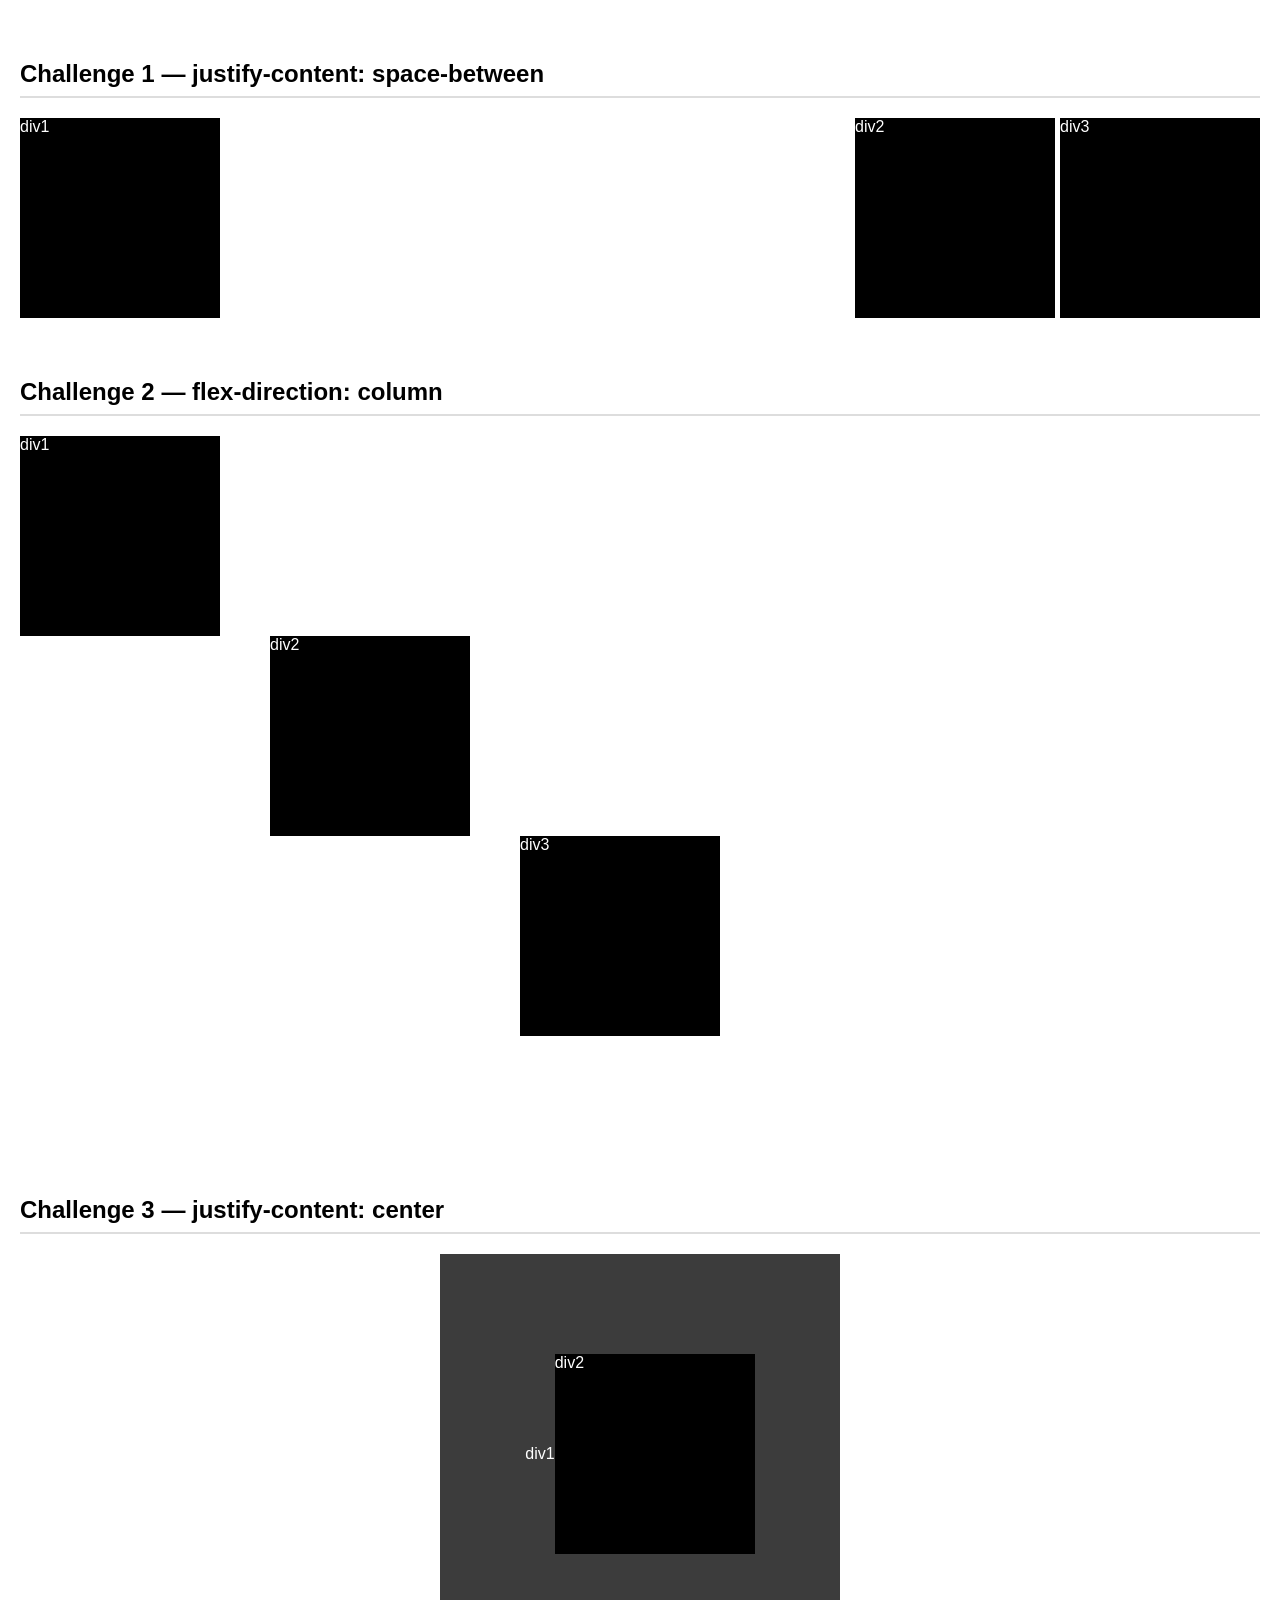
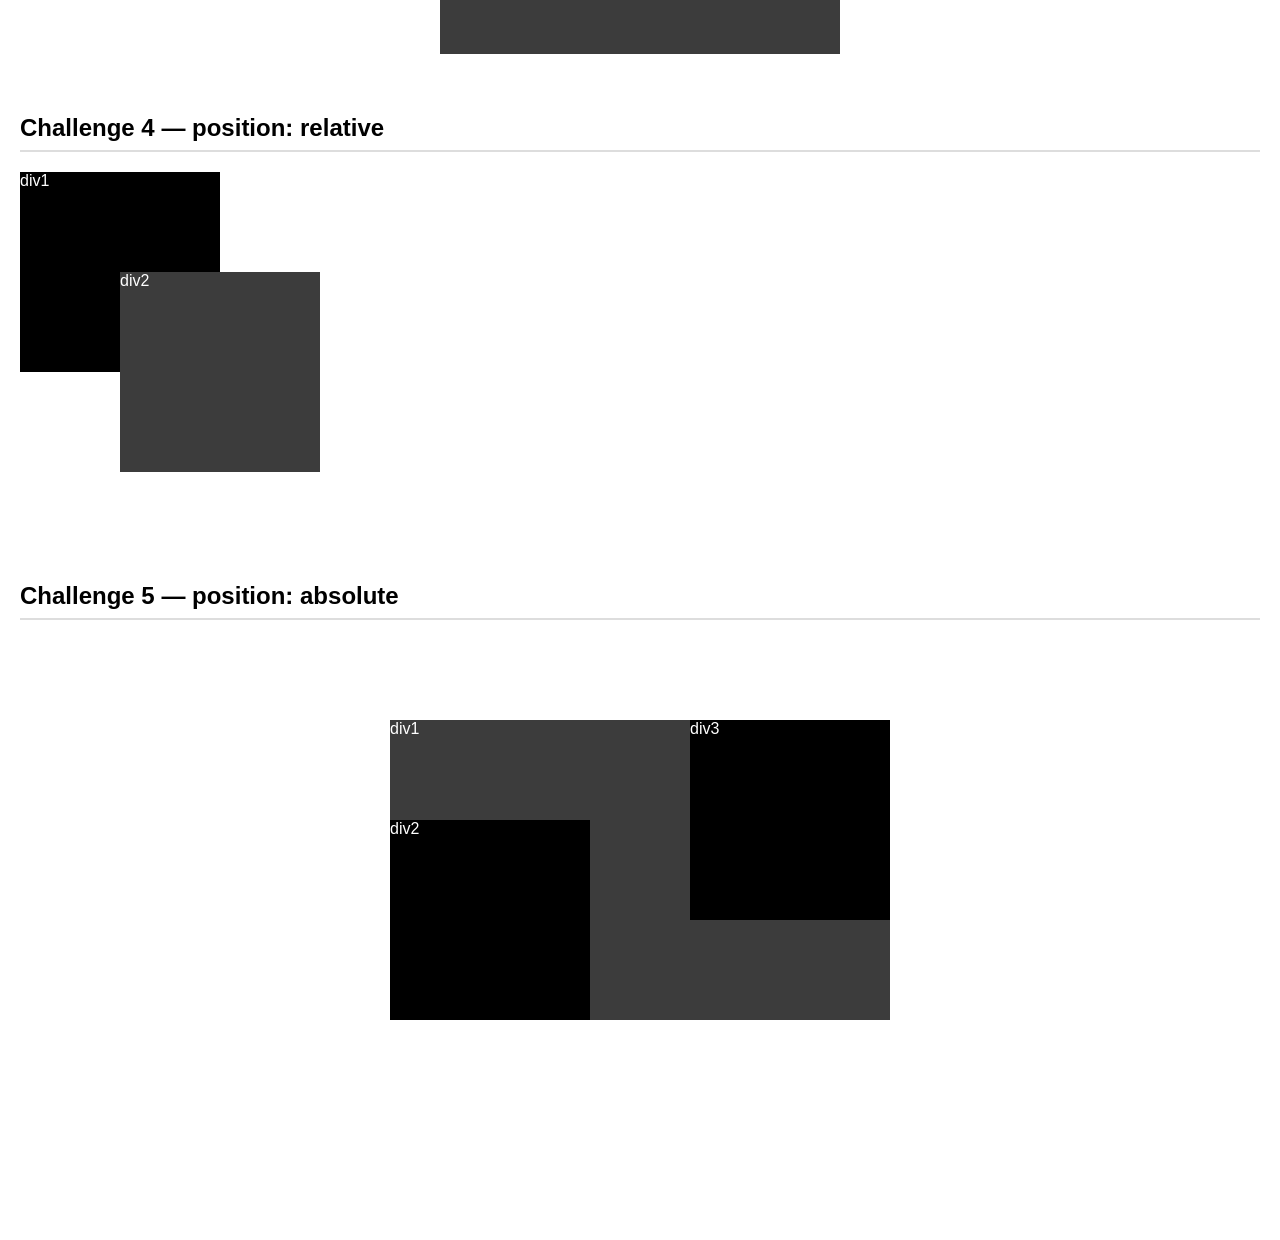
<file: june05/index.html>
<!DOCTYPE html>
<html lang="en">
  <head>
    <meta charset="UTF-8">
    <meta http-equiv="X-UA-Compatible" content="IE=edge">
    <meta name="viewport" content="width=device-width, initial-scale=1.0">
    <link rel="stylesheet" href="style.css">
    <title>CSS Layout Challenges</title>
  </head>
  <body>

    <h2>Challenge 1 — justify-content: space-between</h2>
    <div class="main challenge1">
      <div class="box">div1</div>
      <div class="sub-main">
        <div class="box mr-5">div2</div>
        <div class="box">div3</div>
      </div>
    </div>

    <h2>Challenge 2 — flex-direction: column</h2>
    <div class="main challenge2">
      <div class="box">div1</div>
      <div class="box ml-250">div2</div>
      <div class="box ml-500">div3</div>
    </div>

    <h2>Challenge 3 — justify-content: center</h2>
    <div class="main challenge3">
      <div class="outer-box">div1
        <div class="box">div2</div>
      </div>
    </div>

    <h2>Challenge 4 — position: relative</h2>
    <div class="main challenge4">
      <div class="box">div1</div>
      <div class="box box-gray relative-box">div2</div>
    </div>

    <h2>Challenge 5 — position: absolute</h2>
    <div class="main challenge5">
      <div class="parent-box">div1
        <div class="box abs-box2">div2</div>
        <div class="box abs-box3">div3</div>
      </div>
    </div>

  </body>
</html>
</file>
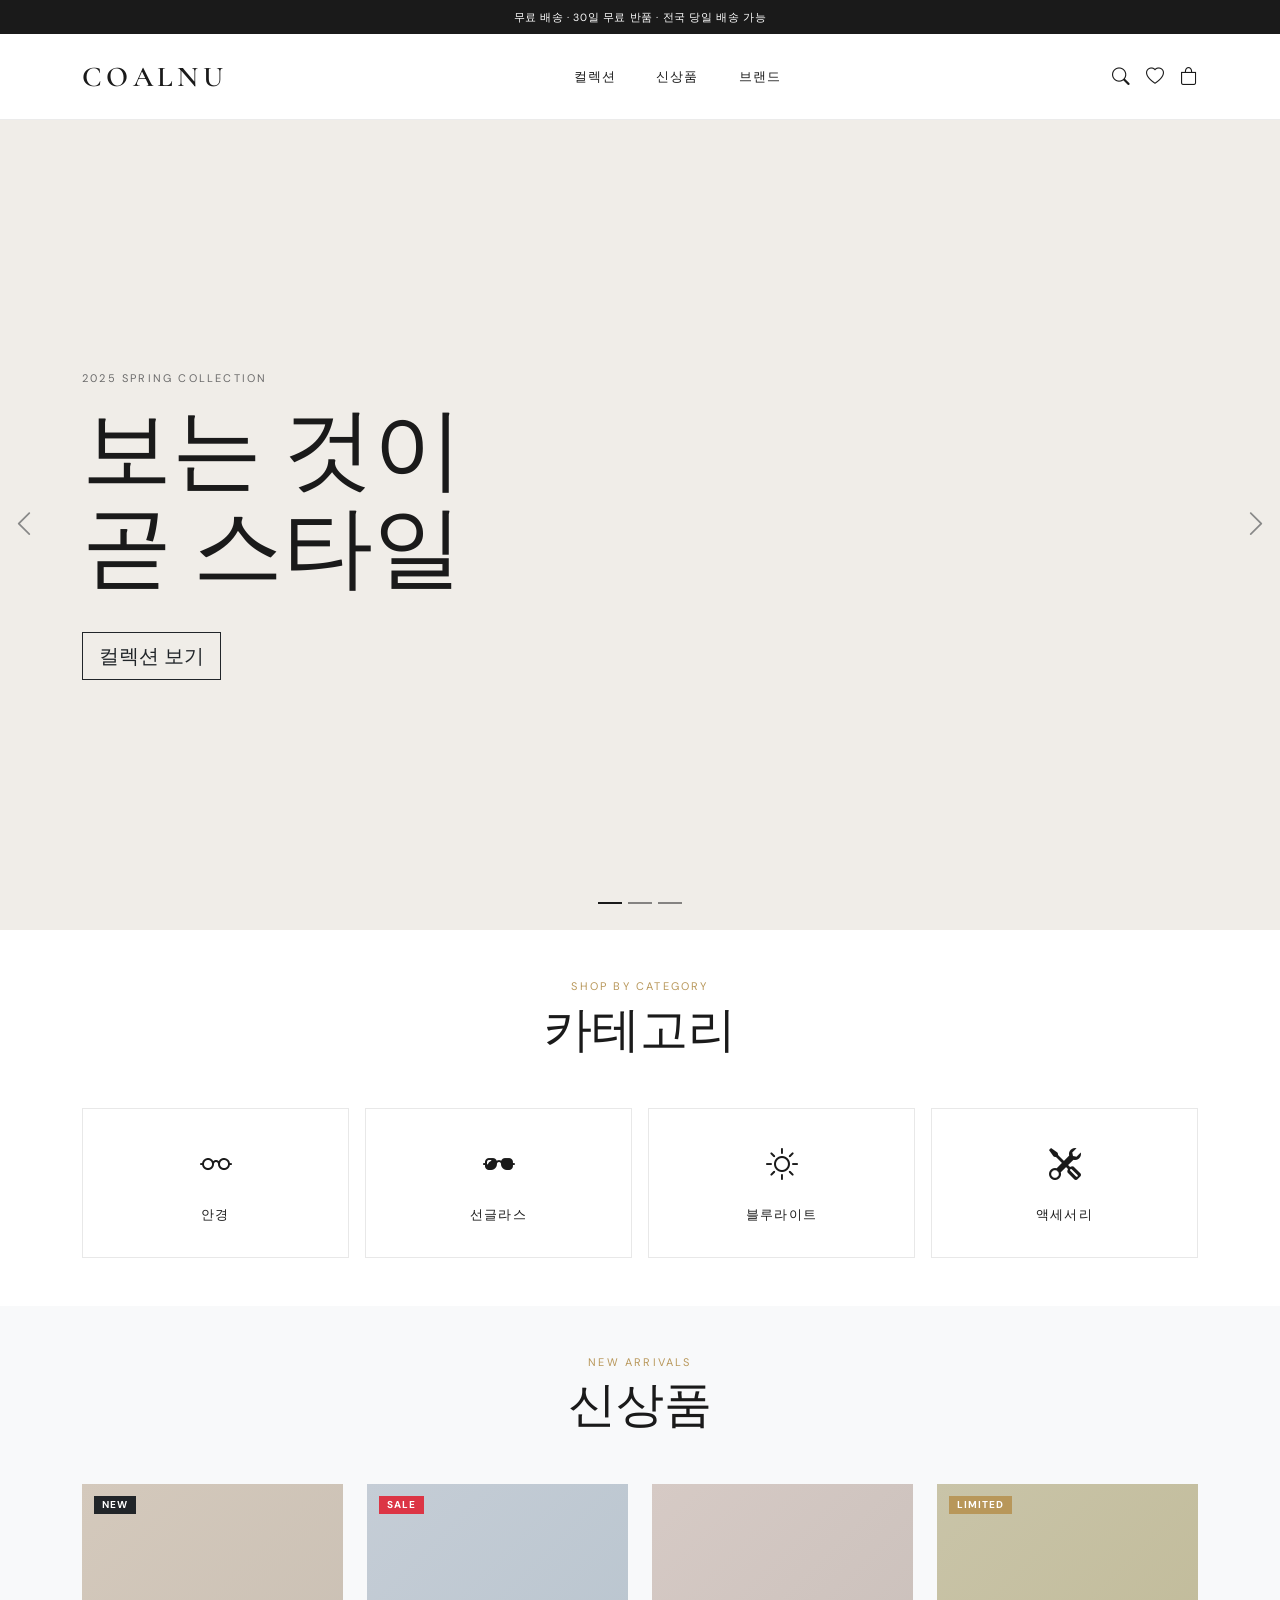
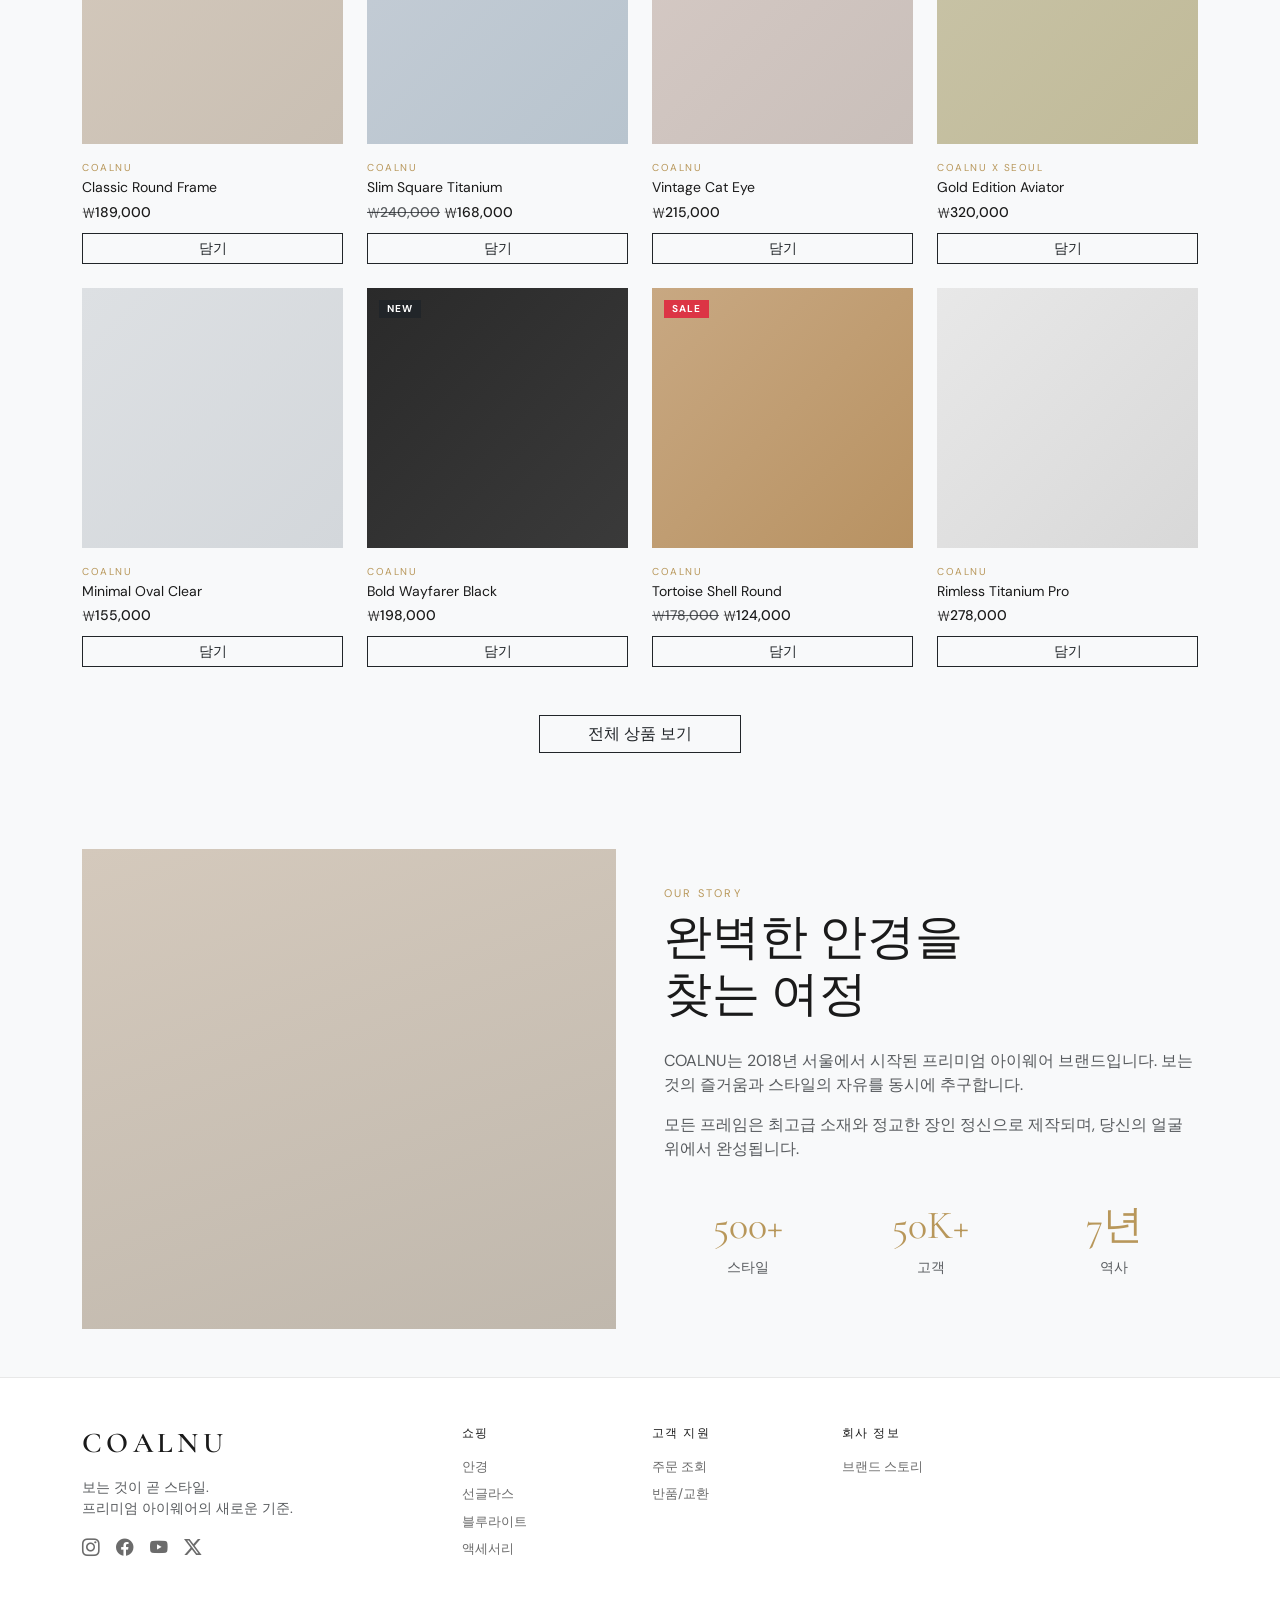
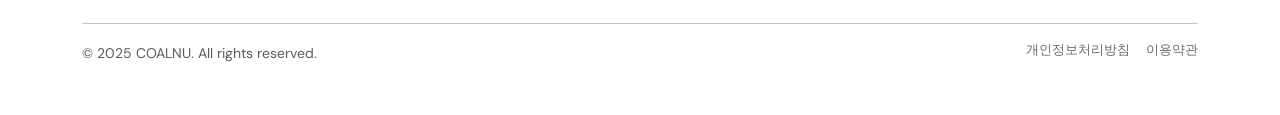
<file: june08/index.html>
<!DOCTYPE html>
<html lang="ko">
  <head>
    <meta charset="UTF-8" />
    <meta name="viewport" content="width=device-width, initial-scale=1.0" />
    <title>COALNU — Premium Eyewear</title>

    <!-- Bootstrap 5 -->
    <link href="https://cdn.jsdelivr.net/npm/bootstrap@5.3.0/dist/css/bootstrap.min.css" rel="stylesheet" />
    <!-- Bootstrap Icons -->
    <link href="https://cdn.jsdelivr.net/npm/bootstrap-icons@1.10.5/font/bootstrap-icons.css" rel="stylesheet" />
    <!-- Google Fonts -->
    <link href="https://fonts.googleapis.com/css2?family=Cormorant+Garamond:wght@300;400;600&family=DM+Sans:wght@300;400;500&display=swap" rel="stylesheet" />

    <link rel="stylesheet" href="style.css" />
  </head>
  <body>

    <!-- 공지 바 -->
    <div class="announcement-bar text-center py-2">
      <small>무료 배송 · 30일 무료 반품 · 전국 당일 배송 가능</small>
    </div>

    <!-- 네비게이션 -->
    <nav class="navbar navbar-expand-lg sticky-top" id="mainNav">
      <div class="container">
        <a class="navbar-brand logo" href="#">COALNU</a>

        <button class="navbar-toggler border-0" type="button"
          data-bs-toggle="collapse" data-bs-target="#navMenu">
          <i class="bi bi-list fs-4"></i>
        </button>

        <div class="collapse navbar-collapse" id="navMenu">
          <ul class="navbar-nav mx-auto gap-lg-4">
            <li class="nav-item"><a class="nav-link" href="#collection">컬렉션</a></li>
            <li class="nav-item"><a class="nav-link" href="#products">신상품</a></li>
            <li class="nav-item"><a class="nav-link" href="#brand">브랜드</a></li>
          </ul>
          <div class="d-flex gap-3 align-items-center">
            <a href="#" class="nav-icon"><i class="bi bi-search"></i></a>
            <a href="#" class="nav-icon"><i class="bi bi-heart"></i></a>
            <a href="#" class="nav-icon">
              <i class="bi bi-bag"></i>
            </a>
          </div>
        </div>
      </div>
    </nav>

    <!-- 히어로 캐러셀 -->
    <section id="hero">
      <div id="heroCarousel" class="carousel slide carousel-fade" data-bs-ride="carousel">
        <div class="carousel-indicators">
          <button type="button" data-bs-target="#heroCarousel" data-bs-slide-to="0" class="active"></button>
          <button type="button" data-bs-target="#heroCarousel" data-bs-slide-to="1"></button>
          <button type="button" data-bs-target="#heroCarousel" data-bs-slide-to="2"></button>
        </div>
        <div class="carousel-inner">

          <div class="carousel-item active hero-slide slide-1">
            <div class="container h-100 d-flex align-items-center">
              <div class="hero-text">
                <p class="hero-sub">2025 Spring Collection</p>
                <h1 class="hero-title">보는 것이<br/>곧 스타일</h1>
                <a href="#products" class="btn btn-outline-dark btn-lg mt-4 rounded-0">컬렉션 보기</a>
              </div>
            </div>
          </div>

          <div class="carousel-item hero-slide slide-2">
            <div class="container h-100 d-flex align-items-center">
              <div class="hero-text">
                <p class="hero-sub">Limited Edition</p>
                <h1 class="hero-title">선글라스<br/>여름 한정판</h1>
                <a href="#products" class="btn btn-dark btn-lg mt-4 rounded-0">지금 쇼핑</a>
              </div>
            </div>
          </div>

          <div class="carousel-item hero-slide slide-3">
            <div class="container h-100 d-flex align-items-center justify-content-end">
              <div class="hero-text text-end">
                <p class="hero-sub">Premium Brand</p>
                <h1 class="hero-title">당신의 얼굴을<br/>완성하다</h1>
                <a href="#brand" class="btn btn-outline-dark btn-lg mt-4 rounded-0">브랜드 스토리</a>
              </div>
            </div>
          </div>

        </div>
        <button class="carousel-control-prev" type="button" data-bs-target="#heroCarousel" data-bs-slide="prev">
          <i class="bi bi-chevron-left fs-3 text-dark"></i>
        </button>
        <button class="carousel-control-next" type="button" data-bs-target="#heroCarousel" data-bs-slide="next">
          <i class="bi bi-chevron-right fs-3 text-dark"></i>
        </button>
      </div>
    </section>

    <!-- 카테고리 -->
    <section id="collection" class="py-5">
      <div class="container">
        <div class="text-center mb-5">
          <p class="section-sub">SHOP BY CATEGORY</p>
          <h2 class="section-title">카테고리</h2>
        </div>
        <div class="row g-3">
          <div class="col-6 col-md-3">
            <div class="category-card">
              <i class="bi bi-eyeglasses fs-2 mb-3 d-block"></i>
              <p>안경</p>
            </div>
          </div>
          <div class="col-6 col-md-3">
            <div class="category-card">
              <i class="bi bi-sunglasses fs-2 mb-3 d-block"></i>
              <p>선글라스</p>
            </div>
          </div>
          <div class="col-6 col-md-3">
            <div class="category-card">
              <i class="bi bi-brightness-high fs-2 mb-3 d-block"></i>
              <p>블루라이트</p>
            </div>
          </div>
          <div class="col-6 col-md-3">
            <div class="category-card">
              <i class="bi bi-tools fs-2 mb-3 d-block"></i>
              <p>액세서리</p>
            </div>
          </div>
        </div>
      </div>
    </section>

    <!-- 신상품 -->
    <section id="products" class="py-5 bg-light">
      <div class="container">
        <div class="text-center mb-5">
          <p class="section-sub">NEW ARRIVALS</p>
          <h2 class="section-title">신상품</h2>
        </div>

        <div class="row g-4">

          <div class="col-6 col-md-4 col-lg-3">
            <div class="product-card">
              <div class="product-img bg-1">
                <span class="badge bg-dark product-badge">NEW</span>
              </div>
              <div class="mt-3">
                <p class="product-brand">COALNU</p>
                <h6 class="product-name">Classic Round Frame</h6>
                <p class="product-price">₩189,000</p>
                <a href="#" class="btn btn-outline-dark btn-sm rounded-0 w-100">담기</a>
              </div>
            </div>
          </div>

          <div class="col-6 col-md-4 col-lg-3">
            <div class="product-card">
              <div class="product-img bg-2">
                <span class="badge bg-danger product-badge">SALE</span>
              </div>
              <div class="mt-3">
                <p class="product-brand">COALNU</p>
                <h6 class="product-name">Slim Square Titanium</h6>
                <p class="product-price">
                  <span class="text-decoration-line-through text-muted me-1">₩240,000</span>₩168,000
                </p>
                <a href="#" class="btn btn-outline-dark btn-sm rounded-0 w-100">담기</a>
              </div>
            </div>
          </div>

          <div class="col-6 col-md-4 col-lg-3">
            <div class="product-card">
              <div class="product-img bg-3"></div>
              <div class="mt-3">
                <p class="product-brand">COALNU</p>
                <h6 class="product-name">Vintage Cat Eye</h6>
                <p class="product-price">₩215,000</p>
                <a href="#" class="btn btn-outline-dark btn-sm rounded-0 w-100">담기</a>
              </div>
            </div>
          </div>

          <div class="col-6 col-md-4 col-lg-3">
            <div class="product-card">
              <div class="product-img bg-4">
                <span class="badge product-badge" style="background:#b8975a;">LIMITED</span>
              </div>
              <div class="mt-3">
                <p class="product-brand">COALNU x SEOUL</p>
                <h6 class="product-name">Gold Edition Aviator</h6>
                <p class="product-price">₩320,000</p>
                <a href="#" class="btn btn-outline-dark btn-sm rounded-0 w-100">담기</a>
              </div>
            </div>
          </div>

          <div class="col-6 col-md-4 col-lg-3">
            <div class="product-card">
              <div class="product-img bg-5"></div>
              <div class="mt-3">
                <p class="product-brand">COALNU</p>
                <h6 class="product-name">Minimal Oval Clear</h6>
                <p class="product-price">₩155,000</p>
                <a href="#" class="btn btn-outline-dark btn-sm rounded-0 w-100">담기</a>
              </div>
            </div>
          </div>

          <div class="col-6 col-md-4 col-lg-3">
            <div class="product-card">
              <div class="product-img bg-6">
                <span class="badge bg-dark product-badge">NEW</span>
              </div>
              <div class="mt-3">
                <p class="product-brand">COALNU</p>
                <h6 class="product-name">Bold Wayfarer Black</h6>
                <p class="product-price">₩198,000</p>
                <a href="#" class="btn btn-outline-dark btn-sm rounded-0 w-100">담기</a>
              </div>
            </div>
          </div>

          <div class="col-6 col-md-4 col-lg-3">
            <div class="product-card">
              <div class="product-img bg-7">
                <span class="badge bg-danger product-badge">SALE</span>
              </div>
              <div class="mt-3">
                <p class="product-brand">COALNU</p>
                <h6 class="product-name">Tortoise Shell Round</h6>
                <p class="product-price">
                  <span class="text-decoration-line-through text-muted me-1">₩178,000</span>₩124,000
                </p>
                <a href="#" class="btn btn-outline-dark btn-sm rounded-0 w-100">담기</a>
              </div>
            </div>
          </div>

          <div class="col-6 col-md-4 col-lg-3">
            <div class="product-card">
              <div class="product-img bg-8"></div>
              <div class="mt-3">
                <p class="product-brand">COALNU</p>
                <h6 class="product-name">Rimless Titanium Pro</h6>
                <p class="product-price">₩278,000</p>
                <a href="#" class="btn btn-outline-dark btn-sm rounded-0 w-100">담기</a>
              </div>
            </div>
          </div>

        </div>

        <div class="text-center mt-5">
          <a href="#" class="btn btn-outline-dark rounded-0 px-5">전체 상품 보기</a>
        </div>
      </div>
    </section>

    <!-- 브랜드 스토리 -->
    <section id="brand" class="py-5 bg-light">
      <div class="container">
        <div class="row align-items-center g-5">
          <div class="col-md-6">
            <div class="brand-img"></div>
          </div>
          <div class="col-md-6">
            <p class="section-sub">OUR STORY</p>
            <h2 class="section-title mb-4">완벽한 안경을<br/>찾는 여정</h2>
            <p class="text-muted">COALNU는 2018년 서울에서 시작된 프리미엄 아이웨어 브랜드입니다. 보는 것의 즐거움과 스타일의 자유를 동시에 추구합니다.</p>
            <p class="text-muted">모든 프레임은 최고급 소재와 정교한 장인 정신으로 제작되며, 당신의 얼굴 위에서 완성됩니다.</p>
            <div class="row mt-4 g-3 text-center">
              <div class="col-4">
                <h3 class="brand-stat">500+</h3>
                <p class="small text-muted">스타일</p>
              </div>
              <div class="col-4">
                <h3 class="brand-stat">50K+</h3>
                <p class="small text-muted">고객</p>
              </div>
              <div class="col-4">
                <h3 class="brand-stat">7년</h3>
                <p class="small text-muted">역사</p>
              </div>
            </div>
          </div>
        </div>
      </div>
    </section>

    <!-- 푸터 -->
    <footer class="footer py-5">
      <div class="container">
        <div class="row g-4">
          <div class="col-md-4">
            <h4 class="logo mb-3">COALNU</h4>
            <p class="text-muted small">보는 것이 곧 스타일.<br/>프리미엄 아이웨어의 새로운 기준.</p>
            <div class="d-flex gap-3 mt-3">
              <a href="#" class="social-icon"><i class="bi bi-instagram"></i></a>
              <a href="#" class="social-icon"><i class="bi bi-facebook"></i></a>
              <a href="#" class="social-icon"><i class="bi bi-youtube"></i></a>
              <a href="#" class="social-icon"><i class="bi bi-twitter-x"></i></a>
            </div>
          </div>
          <div class="col-6 col-md-2">
            <h6 class="footer-heading">쇼핑</h6>
            <ul class="list-unstyled">
              <li><a href="#" class="footer-link">안경</a></li>
              <li><a href="#" class="footer-link">선글라스</a></li>
              <li><a href="#" class="footer-link">블루라이트</a></li>
              <li><a href="#" class="footer-link">액세서리</a></li>
            </ul>
          </div>
          <div class="col-6 col-md-2">
            <h6 class="footer-heading">고객 지원</h6>
            <ul class="list-unstyled">
              <li><a href="#" class="footer-link">주문 조회</a></li>
              <li><a href="#" class="footer-link">반품/교환</a></li>
            </ul>
          </div>
          <div class="col-6 col-md-2">
            <h6 class="footer-heading">회사 정보</h6>
            <ul class="list-unstyled">
              <li><a href="#" class="footer-link">브랜드 스토리</a></li>
            </ul>
          </div>
        </div>
        <hr class="mt-5 mb-3" />
        <div class="d-flex flex-column flex-md-row justify-content-between align-items-center">
          <p class="small text-muted mb-2 mb-md-0">© 2025 COALNU. All rights reserved.</p>
          <div class="d-flex gap-3">
            <a href="#" class="footer-link small">개인정보처리방침</a>
            <a href="#" class="footer-link small">이용약관</a>
          </div>
        </div>
      </div>
    </footer>

    <!-- Bootstrap JS -->
    <script src="https://cdn.jsdelivr.net/npm/bootstrap@5.3.0/dist/js/bootstrap.bundle.min.js"></script>
  </body>
</html>
</file>
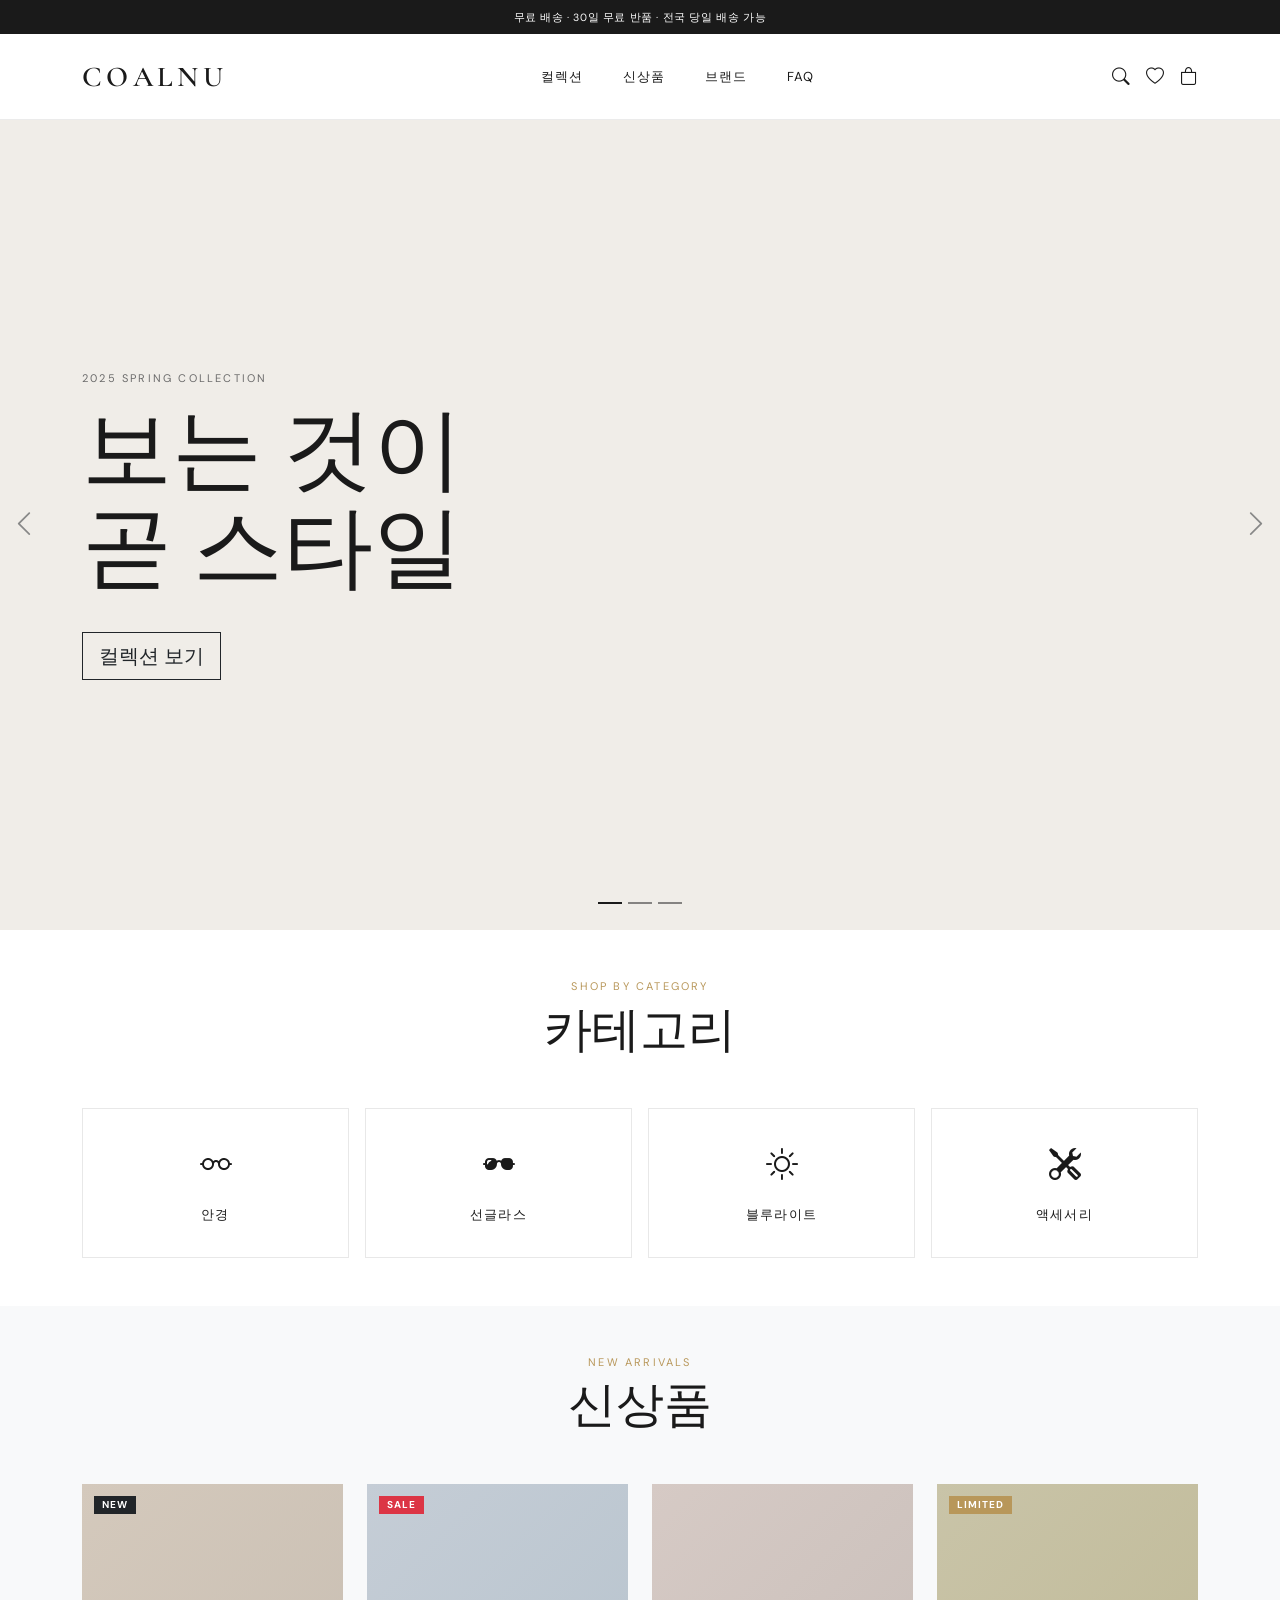
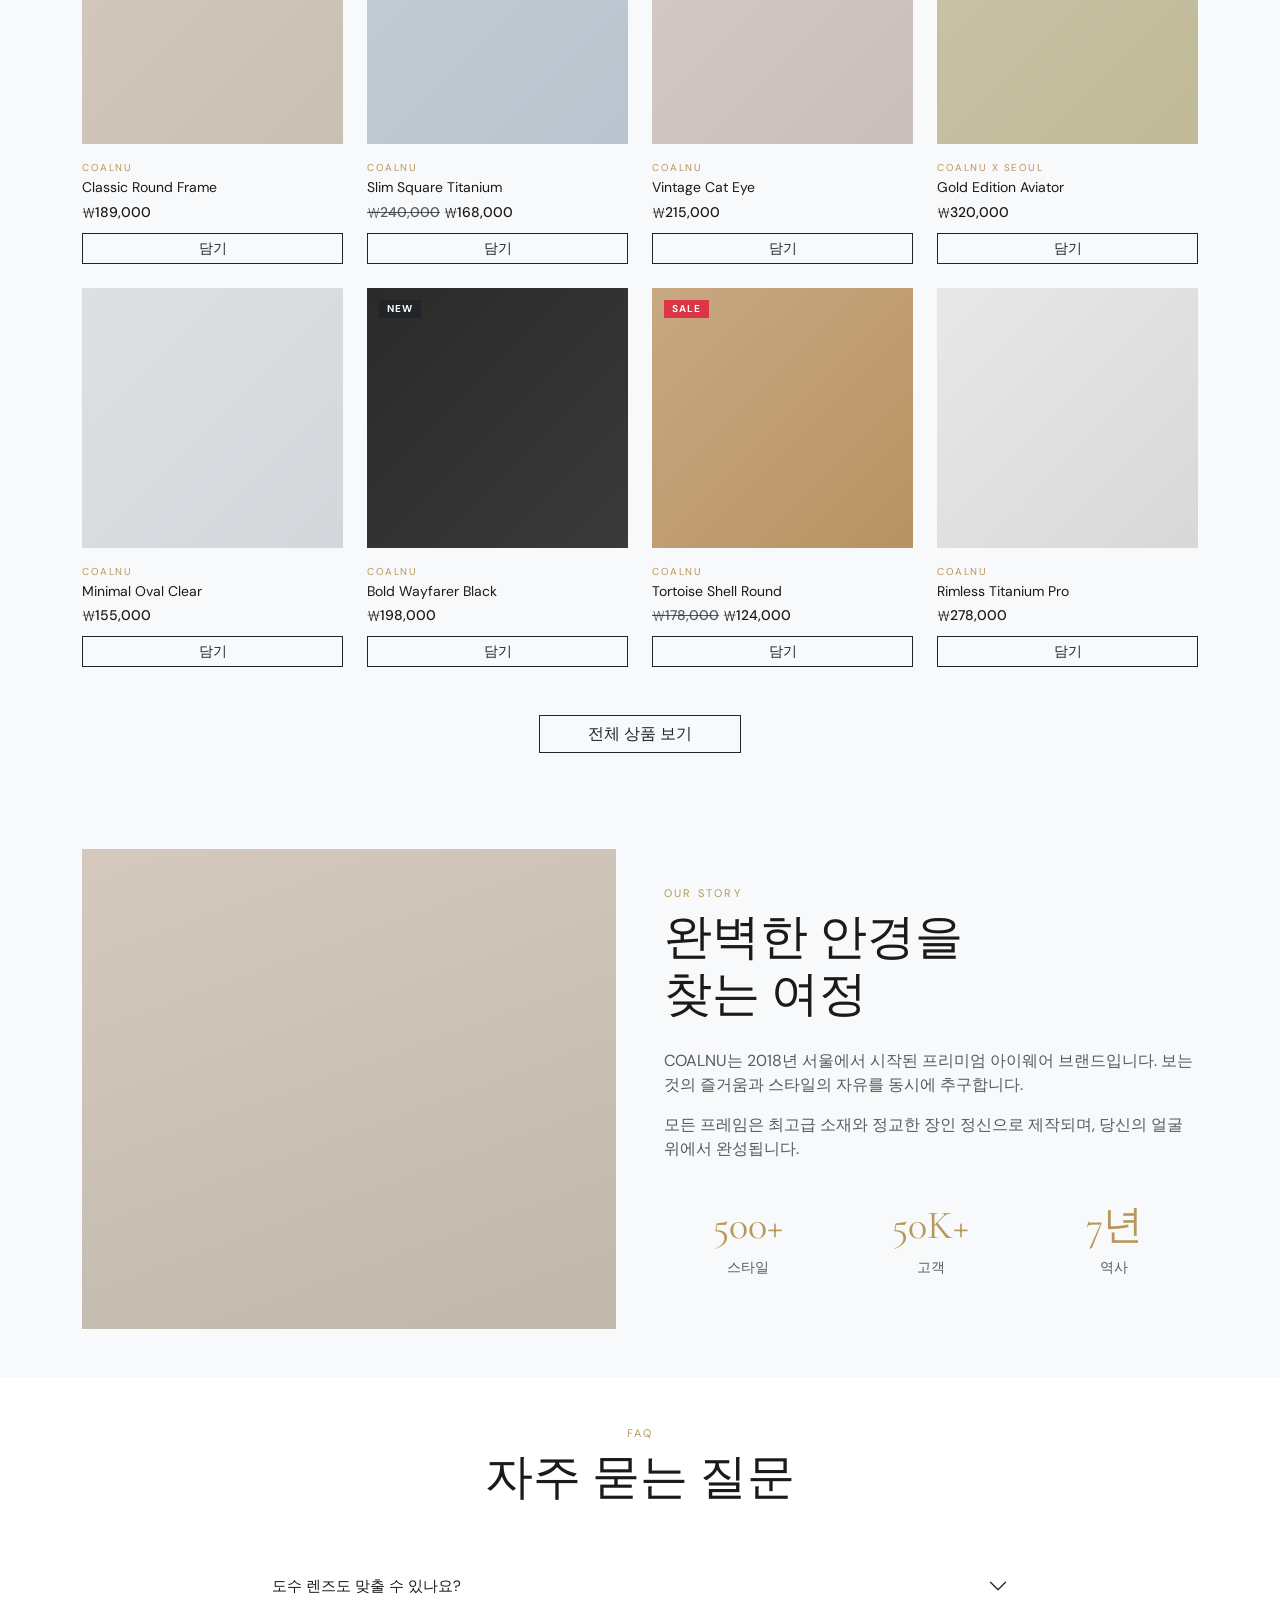
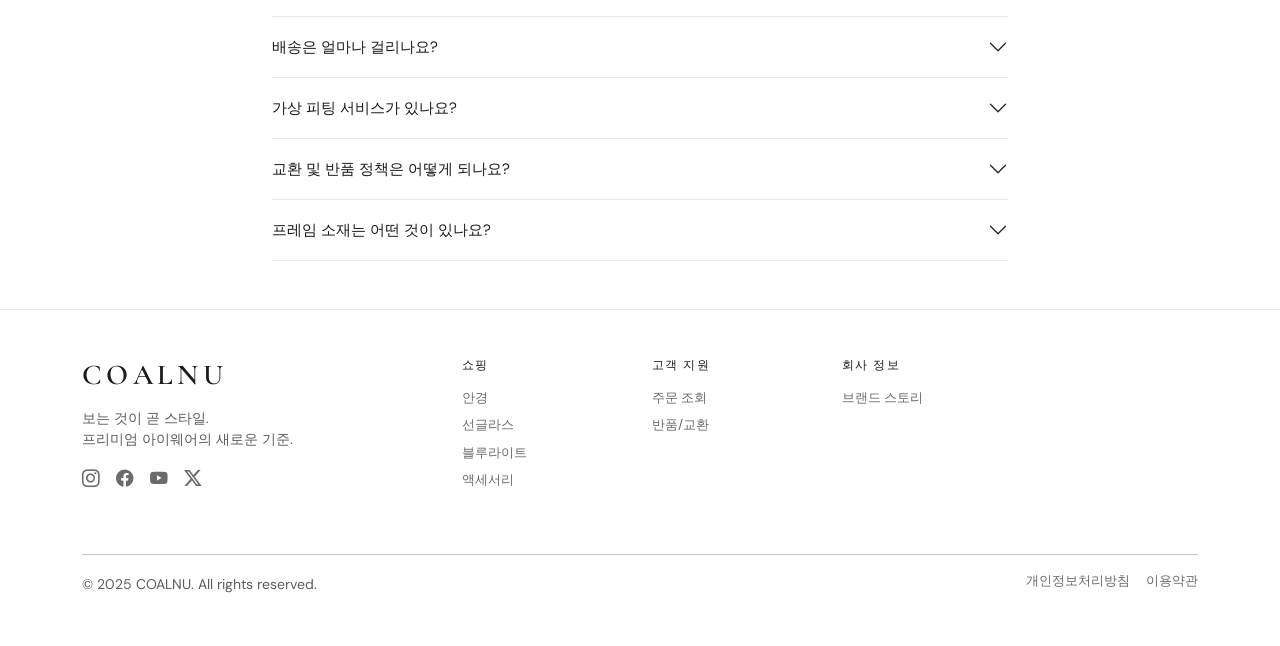
<file: june09/index.html>
<!DOCTYPE html>
<html lang="ko">
  <head>
    <meta charset="UTF-8" />
    <meta name="viewport" content="width=device-width, initial-scale=1.0" />
    <title>COALNU — Premium Eyewear</title>
    <link href="https://cdn.jsdelivr.net/npm/bootstrap@5.3.0/dist/css/bootstrap.min.css" rel="stylesheet" />
    <link href="https://cdn.jsdelivr.net/npm/bootstrap-icons@1.10.5/font/bootstrap-icons.css" rel="stylesheet" />
    <link href="https://fonts.googleapis.com/css2?family=Cormorant+Garamond:wght@300;400;600&family=DM+Sans:wght@300;400;500&display=swap" rel="stylesheet" />
    <link rel="stylesheet" href="style.css" />
  </head>
  <body>

    <!-- 공지 바 -->
    <div class="announcement-bar text-center py-2">
      <small>무료 배송 · 30일 무료 반품 · 전국 당일 배송 가능</small>
    </div>

    <!-- 네비게이션 -->
    <nav class="navbar navbar-expand-lg sticky-top" id="mainNav">
      <div class="container">
        <a class="navbar-brand logo" href="#">COALNU</a>
        <button class="navbar-toggler border-0" type="button"
          data-bs-toggle="collapse" data-bs-target="#navMenu">
          <i class="bi bi-list fs-4"></i>
        </button>
        <div class="collapse navbar-collapse" id="navMenu">
          <ul class="navbar-nav mx-auto gap-lg-4">
            <li class="nav-item"><a class="nav-link" href="#collection">컬렉션</a></li>
            <li class="nav-item"><a class="nav-link" href="#products">신상품</a></li>
            <li class="nav-item"><a class="nav-link" href="#brand">브랜드</a></li>
            <li class="nav-item"><a class="nav-link" href="#faq">FAQ</a></li>
          </ul>
          <div class="d-flex gap-3 align-items-center">
            <a href="#" class="nav-icon"><i class="bi bi-search"></i></a>
            <a href="#" class="nav-icon"><i class="bi bi-heart"></i></a>
            <a href="#" class="nav-icon"><i class="bi bi-bag"></i></a>
          </div>
        </div>
      </div>
    </nav>

    <!-- 히어로 캐러셀 -->
    <section id="hero">
      <div id="heroCarousel" class="carousel slide carousel-fade" data-bs-ride="carousel">
        <div class="carousel-indicators">
          <button type="button" data-bs-target="#heroCarousel" data-bs-slide-to="0" class="active"></button>
          <button type="button" data-bs-target="#heroCarousel" data-bs-slide-to="1"></button>
          <button type="button" data-bs-target="#heroCarousel" data-bs-slide-to="2"></button>
        </div>
        <div class="carousel-inner">
          <div class="carousel-item active hero-slide slide-1">
            <div class="container h-100 d-flex align-items-center">
              <div class="hero-text">
                <p class="hero-sub">2025 Spring Collection</p>
                <h1 class="hero-title">보는 것이<br/>곧 스타일</h1>
                <a href="#products" class="btn btn-outline-dark btn-lg mt-4 rounded-0">컬렉션 보기</a>
              </div>
            </div>
          </div>
          <div class="carousel-item hero-slide slide-2">
            <div class="container h-100 d-flex align-items-center">
              <div class="hero-text">
                <p class="hero-sub">Limited Edition</p>
                <h1 class="hero-title">선글라스<br/>여름 한정판</h1>
                <a href="#products" class="btn btn-dark btn-lg mt-4 rounded-0">지금 쇼핑</a>
              </div>
            </div>
          </div>
          <div class="carousel-item hero-slide slide-3">
            <div class="container h-100 d-flex align-items-center justify-content-end">
              <div class="hero-text text-end">
                <p class="hero-sub">Premium Brand</p>
                <h1 class="hero-title">당신의 얼굴을<br/>완성하다</h1>
                <a href="#brand" class="btn btn-outline-dark btn-lg mt-4 rounded-0">브랜드 스토리</a>
              </div>
            </div>
          </div>
        </div>
        <button class="carousel-control-prev" type="button" data-bs-target="#heroCarousel" data-bs-slide="prev">
          <i class="bi bi-chevron-left fs-3 text-dark"></i>
        </button>
        <button class="carousel-control-next" type="button" data-bs-target="#heroCarousel" data-bs-slide="next">
          <i class="bi bi-chevron-right fs-3 text-dark"></i>
        </button>
      </div>
    </section>

    <!-- 카테고리 -->
    <section id="collection" class="py-5">
      <div class="container">
        <div class="text-center mb-5">
          <p class="section-sub">SHOP BY CATEGORY</p>
          <h2 class="section-title">카테고리</h2>
        </div>
        <div class="row g-3">
          <div class="col-6 col-md-3">
            <div class="category-card">
              <i class="bi bi-eyeglasses fs-2 mb-3 d-block"></i>
              <p>안경</p>
            </div>
          </div>
          <div class="col-6 col-md-3">
            <div class="category-card">
              <i class="bi bi-sunglasses fs-2 mb-3 d-block"></i>
              <p>선글라스</p>
            </div>
          </div>
          <div class="col-6 col-md-3">
            <div class="category-card">
              <i class="bi bi-brightness-high fs-2 mb-3 d-block"></i>
              <p>블루라이트</p>
            </div>
          </div>
          <div class="col-6 col-md-3">
            <div class="category-card">
              <i class="bi bi-tools fs-2 mb-3 d-block"></i>
              <p>액세서리</p>
            </div>
          </div>
        </div>
      </div>
    </section>

    <!-- 신상품 -->
    <section id="products" class="py-5 bg-light">
      <div class="container">
        <div class="text-center mb-5">
          <p class="section-sub">NEW ARRIVALS</p>
          <h2 class="section-title">신상품</h2>
        </div>
        <div class="row g-4">
          <div class="col-6 col-md-4 col-lg-3">
            <div class="product-card">
              <div class="product-img bg-1">
                <span class="badge bg-dark product-badge">NEW</span>
              </div>
              <div class="mt-3">
                <p class="product-brand">COALNU</p>
                <h6 class="product-name">Classic Round Frame</h6>
                <p class="product-price">₩189,000</p>
                <a href="#" class="btn btn-outline-dark btn-sm rounded-0 w-100">담기</a>
              </div>
            </div>
          </div>
          <div class="col-6 col-md-4 col-lg-3">
            <div class="product-card">
              <div class="product-img bg-2">
                <span class="badge bg-danger product-badge">SALE</span>
              </div>
              <div class="mt-3">
                <p class="product-brand">COALNU</p>
                <h6 class="product-name">Slim Square Titanium</h6>
                <p class="product-price">
                  <span class="text-decoration-line-through text-muted me-1">₩240,000</span>₩168,000
                </p>
                <a href="#" class="btn btn-outline-dark btn-sm rounded-0 w-100">담기</a>
              </div>
            </div>
          </div>
          <div class="col-6 col-md-4 col-lg-3">
            <div class="product-card">
              <div class="product-img bg-3"></div>
              <div class="mt-3">
                <p class="product-brand">COALNU</p>
                <h6 class="product-name">Vintage Cat Eye</h6>
                <p class="product-price">₩215,000</p>
                <a href="#" class="btn btn-outline-dark btn-sm rounded-0 w-100">담기</a>
              </div>
            </div>
          </div>
          <div class="col-6 col-md-4 col-lg-3">
            <div class="product-card">
              <div class="product-img bg-4">
                <span class="badge product-badge" style="background:#b8975a;">LIMITED</span>
              </div>
              <div class="mt-3">
                <p class="product-brand">COALNU x SEOUL</p>
                <h6 class="product-name">Gold Edition Aviator</h6>
                <p class="product-price">₩320,000</p>
                <a href="#" class="btn btn-outline-dark btn-sm rounded-0 w-100">담기</a>
              </div>
            </div>
          </div>
          <div class="col-6 col-md-4 col-lg-3">
            <div class="product-card">
              <div class="product-img bg-5"></div>
              <div class="mt-3">
                <p class="product-brand">COALNU</p>
                <h6 class="product-name">Minimal Oval Clear</h6>
                <p class="product-price">₩155,000</p>
                <a href="#" class="btn btn-outline-dark btn-sm rounded-0 w-100">담기</a>
              </div>
            </div>
          </div>
          <div class="col-6 col-md-4 col-lg-3">
            <div class="product-card">
              <div class="product-img bg-6">
                <span class="badge bg-dark product-badge">NEW</span>
              </div>
              <div class="mt-3">
                <p class="product-brand">COALNU</p>
                <h6 class="product-name">Bold Wayfarer Black</h6>
                <p class="product-price">₩198,000</p>
                <a href="#" class="btn btn-outline-dark btn-sm rounded-0 w-100">담기</a>
              </div>
            </div>
          </div>
          <div class="col-6 col-md-4 col-lg-3">
            <div class="product-card">
              <div class="product-img bg-7">
                <span class="badge bg-danger product-badge">SALE</span>
              </div>
              <div class="mt-3">
                <p class="product-brand">COALNU</p>
                <h6 class="product-name">Tortoise Shell Round</h6>
                <p class="product-price">
                  <span class="text-decoration-line-through text-muted me-1">₩178,000</span>₩124,000
                </p>
                <a href="#" class="btn btn-outline-dark btn-sm rounded-0 w-100">담기</a>
              </div>
            </div>
          </div>
          <div class="col-6 col-md-4 col-lg-3">
            <div class="product-card">
              <div class="product-img bg-8"></div>
              <div class="mt-3">
                <p class="product-brand">COALNU</p>
                <h6 class="product-name">Rimless Titanium Pro</h6>
                <p class="product-price">₩278,000</p>
                <a href="#" class="btn btn-outline-dark btn-sm rounded-0 w-100">담기</a>
              </div>
            </div>
          </div>
        </div>
        <div class="text-center mt-5">
          <a href="#" class="btn btn-outline-dark rounded-0 px-5">전체 상품 보기</a>
        </div>
      </div>
    </section>

    <!-- 브랜드 스토리 -->
    <section id="brand" class="py-5 bg-light">
      <div class="container">
        <div class="row align-items-center g-5">
          <div class="col-md-6">
            <div class="brand-img"></div>
          </div>
          <div class="col-md-6">
            <p class="section-sub">OUR STORY</p>
            <h2 class="section-title mb-4">완벽한 안경을<br/>찾는 여정</h2>
            <p class="text-muted">COALNU는 2018년 서울에서 시작된 프리미엄 아이웨어 브랜드입니다. 보는 것의 즐거움과 스타일의 자유를 동시에 추구합니다.</p>
            <p class="text-muted">모든 프레임은 최고급 소재와 정교한 장인 정신으로 제작되며, 당신의 얼굴 위에서 완성됩니다.</p>
            <div class="row mt-4 g-3 text-center">
              <div class="col-4">
                <h3 class="brand-stat">500+</h3>
                <p class="small text-muted">스타일</p>
              </div>
              <div class="col-4">
                <h3 class="brand-stat">50K+</h3>
                <p class="small text-muted">고객</p>
              </div>
              <div class="col-4">
                <h3 class="brand-stat">7년</h3>
                <p class="small text-muted">역사</p>
              </div>
            </div>
          </div>
        </div>
      </div>
    </section>

    <!-- FAQ -->
    <section id="faq" class="py-5">
      <div class="container">
        <div class="text-center mb-5">
          <p class="section-sub">FAQ</p>
          <h2 class="section-title">자주 묻는 질문</h2>
        </div>
        <div class="row justify-content-center">
          <div class="col-lg-8">
            <div class="accordion" id="faqAccordion">

              <div class="accordion-item faq-item">
                <h2 class="accordion-header">
                  <button class="accordion-button collapsed faq-button" type="button"
                    data-bs-toggle="collapse" data-bs-target="#faq1">
                    도수 렌즈도 맞출 수 있나요?
                  </button>
                </h2>
                <div id="faq1" class="accordion-collapse collapse" data-bs-parent="#faqAccordion">
                  <div class="accordion-body faq-body">
                    네, 모든 안경 프레임에 도수 렌즈 맞춤 서비스를 제공합니다. 처방전을 업로드하시면 전문 안경사가 검토 후 제작해 드립니다.
                  </div>
                </div>
              </div>

              <div class="accordion-item faq-item">
                <h2 class="accordion-header">
                  <button class="accordion-button collapsed faq-button" type="button"
                    data-bs-toggle="collapse" data-bs-target="#faq2">
                    배송은 얼마나 걸리나요?
                  </button>
                </h2>
                <div id="faq2" class="accordion-collapse collapse" data-bs-parent="#faqAccordion">
                  <div class="accordion-body faq-body">
                    일반 제품은 1~3일, 도수 렌즈 맞춤 제품은 5~7일 소요됩니다. 서울 및 수도권은 당일 배송도 가능합니다.
                  </div>
                </div>
              </div>

              <div class="accordion-item faq-item">
                <h2 class="accordion-header">
                  <button class="accordion-button collapsed faq-button" type="button"
                    data-bs-toggle="collapse" data-bs-target="#faq3">
                    가상 피팅 서비스가 있나요?
                  </button>
                </h2>
                <div id="faq3" class="accordion-collapse collapse" data-bs-parent="#faqAccordion">
                  <div class="accordion-body faq-body">
                    네! 앱에서 AR 가상 피팅 기능을 제공합니다. 구매 전 내 얼굴에 어울리는지 미리 확인해보세요.
                  </div>
                </div>
              </div>

              <div class="accordion-item faq-item">
                <h2 class="accordion-header">
                  <button class="accordion-button collapsed faq-button" type="button"
                    data-bs-toggle="collapse" data-bs-target="#faq4">
                    교환 및 반품 정책은 어떻게 되나요?
                  </button>
                </h2>
                <div id="faq4" class="accordion-collapse collapse" data-bs-parent="#faqAccordion">
                  <div class="accordion-body faq-body">
                    수령 후 30일 이내 미착용 제품은 무료 반품 및 교환이 가능합니다. 단, 도수 렌즈 맞춤 제품은 제조 특성상 반품이 어렵습니다.
                  </div>
                </div>
              </div>

              <div class="accordion-item faq-item">
                <h2 class="accordion-header">
                  <button class="accordion-button collapsed faq-button" type="button"
                    data-bs-toggle="collapse" data-bs-target="#faq5">
                    프레임 소재는 어떤 것이 있나요?
                  </button>
                </h2>
                <div id="faq5" class="accordion-collapse collapse" data-bs-parent="#faqAccordion">
                  <div class="accordion-body faq-body">
                    티타늄, 아세테이트, 스테인리스, 베타 티타늄 등 다양한 소재로 제작됩니다. 각 소재의 특징은 상품 상세 페이지에서 확인하실 수 있습니다.
                  </div>
                </div>
              </div>

            </div>
          </div>
        </div>
      </div>
    </section>

    <!-- 푸터 -->
    <footer class="footer py-5">
      <div class="container">
        <div class="row g-4">
          <div class="col-md-4">
            <h4 class="logo mb-3">COALNU</h4>
            <p class="text-muted small">보는 것이 곧 스타일.<br/>프리미엄 아이웨어의 새로운 기준.</p>
            <div class="d-flex gap-3 mt-3">
              <a href="#" class="social-icon"><i class="bi bi-instagram"></i></a>
              <a href="#" class="social-icon"><i class="bi bi-facebook"></i></a>
              <a href="#" class="social-icon"><i class="bi bi-youtube"></i></a>
              <a href="#" class="social-icon"><i class="bi bi-twitter-x"></i></a>
            </div>
          </div>
          <div class="col-6 col-md-2">
            <h6 class="footer-heading">쇼핑</h6>
            <ul class="list-unstyled">
              <li><a href="#" class="footer-link">안경</a></li>
              <li><a href="#" class="footer-link">선글라스</a></li>
              <li><a href="#" class="footer-link">블루라이트</a></li>
              <li><a href="#" class="footer-link">액세서리</a></li>
            </ul>
          </div>
          <div class="col-6 col-md-2">
            <h6 class="footer-heading">고객 지원</h6>
            <ul class="list-unstyled">
              <li><a href="#" class="footer-link">주문 조회</a></li>
              <li><a href="#" class="footer-link">반품/교환</a></li>
            </ul>
          </div>
          <div class="col-6 col-md-2">
            <h6 class="footer-heading">회사 정보</h6>
            <ul class="list-unstyled">
              <li><a href="#" class="footer-link">브랜드 스토리</a></li>
            </ul>
          </div>
        </div>
        <hr class="mt-5 mb-3" />
        <div class="d-flex flex-column flex-md-row justify-content-between align-items-center">
          <p class="small text-muted mb-2 mb-md-0">© 2025 COALNU. All rights reserved.</p>
          <div class="d-flex gap-3">
            <a href="#" class="footer-link small">개인정보처리방침</a>
            <a href="#" class="footer-link small">이용약관</a>
          </div>
        </div>
      </div>
    </footer>

    <script src="https://cdn.jsdelivr.net/npm/bootstrap@5.3.0/dist/js/bootstrap.bundle.min.js"></script>
  </body>
</html>
</file>
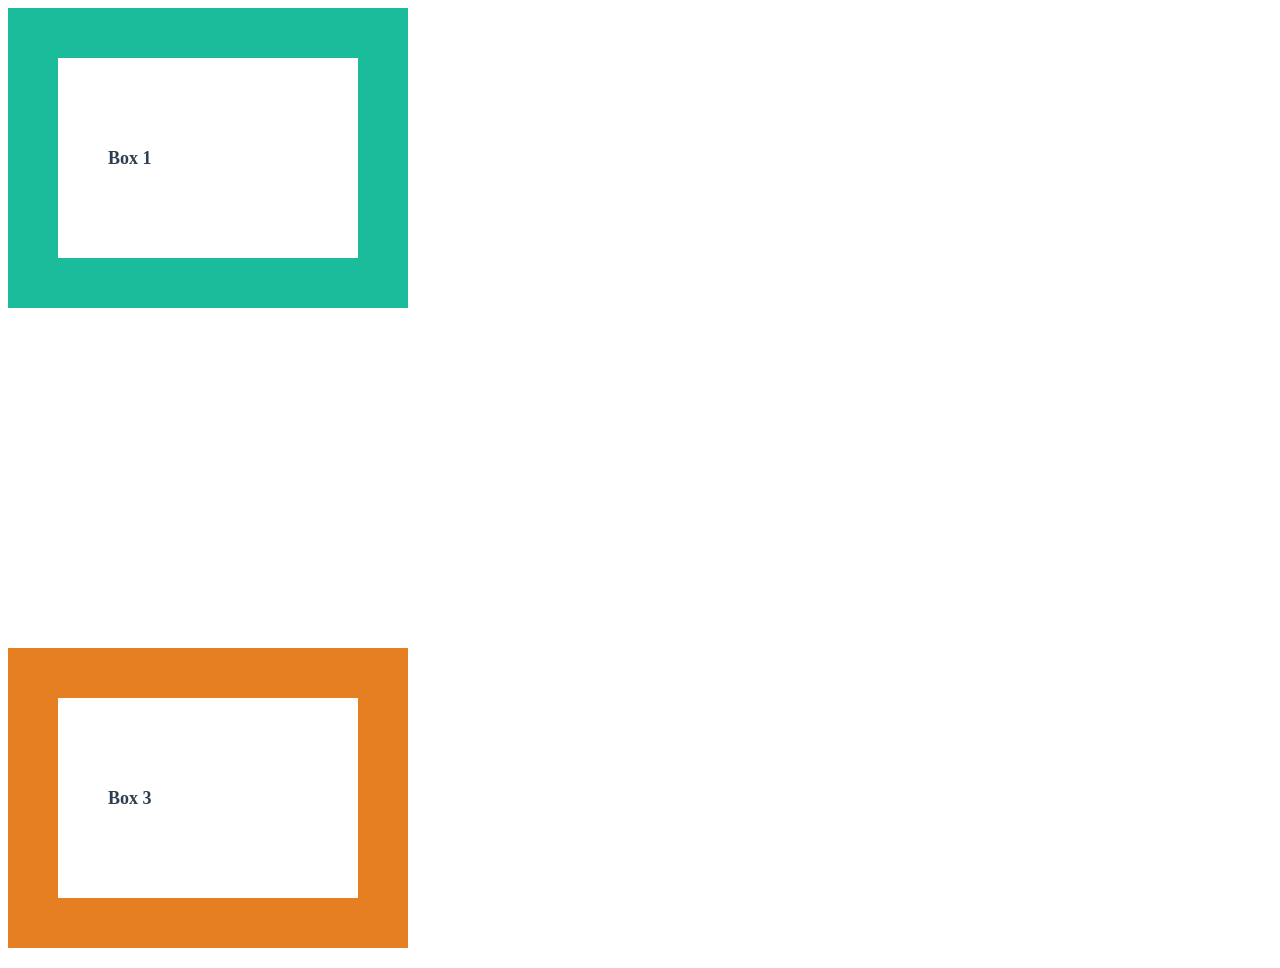
<file: june02/challenge01/index.html>
<!DOCTYPE html>
<html>
<head>
  <meta charset="utf-8">
  <meta name="viewport" content="width=device-width">
  <title>첫 번째 챌린지</title>
  <link rel="stylesheet" href="style.css">
</head>
<body>
  <div>  
   <div class="box">Box 1</div> 
   <div class="box green">Box 2</div>  
   <div class="box blue">Box 3</div> 
  </div>
</body>
</html>
</file>
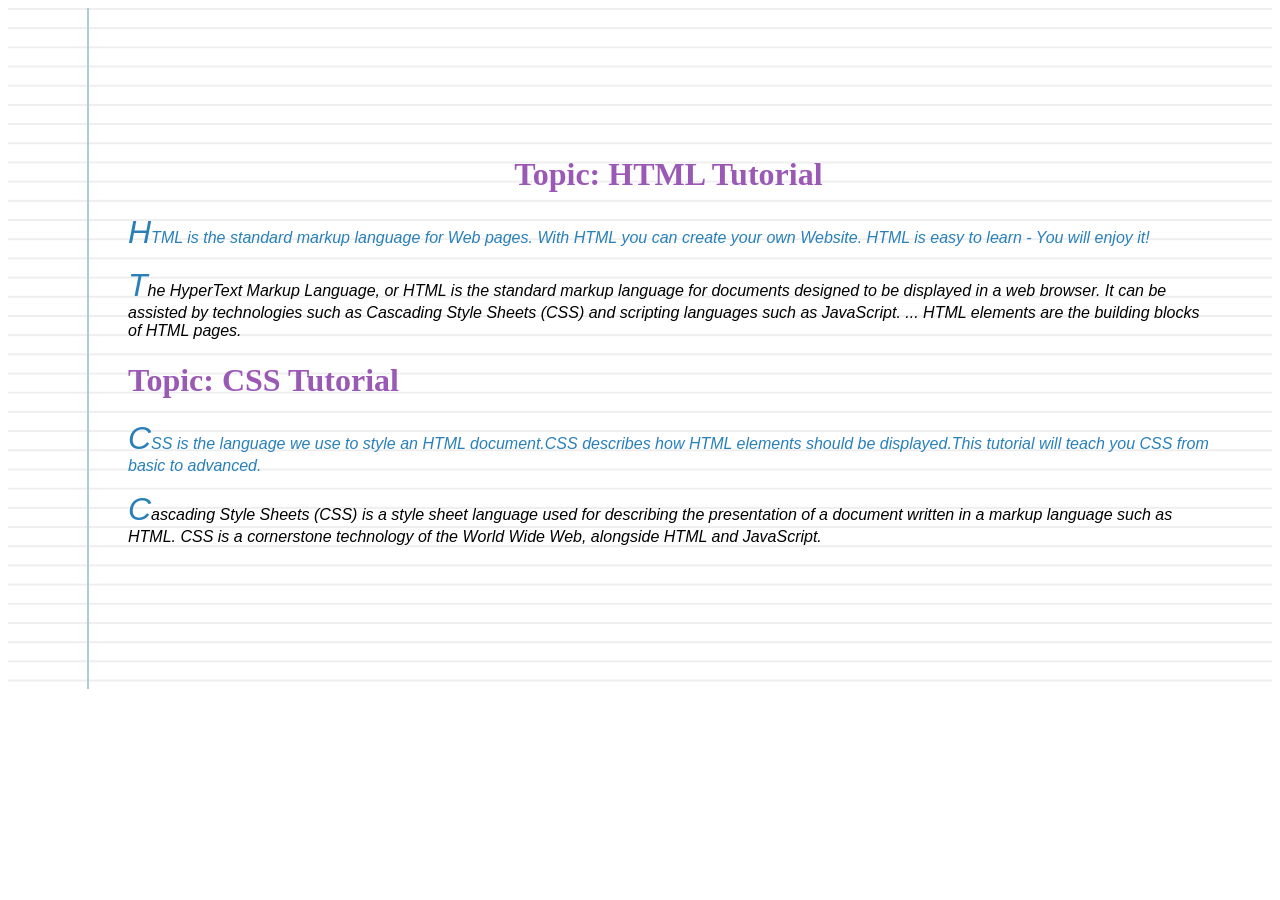
<file: june02/challenge02/index.html>
<!DOCTYPE html>
<html lang="ko">
<head>
  <meta charset="utf-8">
  <meta name="viewport" content="width=device-width, initial-scale=1.0">
  <title>HTML & CSS Tutorial</title>
  <link rel="stylesheet" href="style.css">
</head>
<body>

  <div class="challenge2">  
    <h1>HTML Tutorial</h1>   
    <p class="sub-header">HTML is the standard markup language for Web pages. With HTML you can create your own Website. HTML is easy to learn - You will enjoy it! </p>   
    <p>The HyperText Markup Language, or HTML is the standard markup language for documents designed to be displayed in a web browser. It can be assisted by technologies such as Cascading Style Sheets (CSS) and scripting languages such as JavaScript. ... HTML elements are the building blocks of HTML pages.  </p>   
    
    <h1>CSS Tutorial</h1>   
    <p class="sub-header">CSS is the language we use to style an HTML document.CSS describes how HTML elements should be displayed.This tutorial will teach you CSS from basic to advanced.</p>   
    <p>Cascading Style Sheets (CSS) is a style sheet language used for describing the presentation of a document written in a markup language such as HTML. CSS is a cornerstone technology of the World Wide Web, alongside HTML and JavaScript.  </p> 
  </div>

</body>
</html>
</file>
<file: june05/style.css>
body {
    font-family: arial, sans-serif;
    margin: 20px;
  }
  
  h2 {
    margin-top: 60px;
    border-bottom: 2px solid #ddd;
    padding-bottom: 8px;
  }
  
  .box {
    width: 200px;
    height: 200px;
    background-color: black;
    color: white;
  }
  
  .box-gray {
    background-color: #3c3c3c;
  }
  
  .mr-5 {
    margin-right: 5px;
  }
  
  .ml-250 {
    margin-left: 250px;
  }
  
  .ml-500 {
    margin-left: 500px;
  }
  
  .challenge1 {
    display: flex;
    justify-content: space-between;
  }
  
  .challenge1 .sub-main {
    display: flex;
  }
  
  .challenge2 {
    display: flex;
    flex-direction: column;
    height: 700px;
  }
  
  .challenge3 {
    display: flex;
    justify-content: center;
  }
  
  .outer-box {
    display: flex;
    justify-content: center;
    align-items: center;
    width: 400px;
    height: 400px;
    background-color: #3c3c3c;
    color: white;
  }
  
  .challenge4 {
    height: 350px;
  }
  
  .relative-box {
    position: relative;
    top: -100px;
    left: 100px;
  }
  
  .challenge5 {
    height: 500px;
  }
  
  .parent-box {
    position: relative;
    width: 500px;
    height: 300px;
    background-color: #3c3c3c;
    color: white;
    margin: 100px auto 0;
    overflow: hidden;
  }
  
  .abs-box2 {
    position: absolute;
    bottom: 0;
    left: 0;
  }
  
  .abs-box3 {
    position: absolute;
    top: 0;
    bottom: 0;
    right: 0;
  }
</file>
<file: june08/style.css>
/* 기본 설정 */
body {
    font-family: 'DM Sans', sans-serif;
    color: #1a1a1a;
  }
  
  /* 공지 바 */
  .announcement-bar {
    background: #1a1a1a;
    color: #fff;
    font-size: 12px;
    letter-spacing: 0.05em;
  }
  
  /* 네비게이션 */
  #mainNav {
    background: rgba(255, 255, 255, 0.97);
    border-bottom: 1px solid rgba(0, 0, 0, 0.08);
    padding: 16px 0;
  }
  
  .logo {
    font-family: 'Cormorant Garamond', serif;
    font-size: 1.8rem;
    font-weight: 600;
    letter-spacing: 0.15em;
    color: #1a1a1a !important;
    text-decoration: none;
  }
  
  .nav-link {
    font-size: 13px;
    letter-spacing: 0.08em;
    color: #1a1a1a !important;
  }
  
  .nav-icon {
    color: #1a1a1a;
    font-size: 1.1rem;
    text-decoration: none;
  }
  
  /* 히어로 */
  .hero-slide {
    height: 90vh;
    min-height: 500px;
  }
  
  .slide-1 { background: #f0ede8; }
  .slide-2 { background: #e8eaed; }
  .slide-3 { background: #ede8e3; }
  
  .hero-sub {
    font-size: 11px;
    letter-spacing: 0.2em;
    text-transform: uppercase;
    color: #6b6b6b;
    margin-bottom: 16px;
  }
  
  .hero-title {
    font-family: 'Cormorant Garamond', serif;
    font-size: clamp(3rem, 7vw, 6rem);
    font-weight: 300;
    line-height: 1.1;
  }
  
  .carousel-control-prev,
  .carousel-control-next {
    width: 48px;
  }
  
  .carousel-indicators button {
    background-color: #1a1a1a !important;
    width: 24px !important;
    height: 2px !important;
  }
  
  /* 섹션 공통 */
  .section-sub {
    font-size: 11px;
    letter-spacing: 0.2em;
    text-transform: uppercase;
    color: #b8975a;
    margin-bottom: 8px;
  }
  
  .section-title {
    font-family: 'Cormorant Garamond', serif;
    font-size: clamp(2rem, 4vw, 3rem);
    font-weight: 400;
  }
  
  /* 카테고리 */
  .category-card {
    border: 1px solid #e8e8e8;
    padding: 32px 16px;
    text-align: center;
    cursor: pointer;
    transition: all 0.3s;
    background: #fff;
  }
  
  .category-card:hover {
    background: #1a1a1a;
    color: #fff;
    border-color: #1a1a1a;
  }
  
  .category-card p {
    font-size: 13px;
    letter-spacing: 0.08em;
    margin: 0;
  }
  
  /* 상품 */
  .product-img {
    width: 100%;
    height: 260px;
    position: relative;
  }
  
  .bg-1 { background: linear-gradient(135deg, #d4c9bc, #c9bfb3); }
  .bg-2 { background: linear-gradient(135deg, #c5cdd6, #b8c4ce); }
  .bg-3 { background: linear-gradient(135deg, #d6cac5, #c9bfba); }
  .bg-4 { background: linear-gradient(135deg, #c9c4a8, #c0ba98); }
  .bg-5 { background: linear-gradient(135deg, #dde0e3, #d3d7db); }
  .bg-6 { background: linear-gradient(135deg, #2a2a2a, #3a3a3a); }
  .bg-7 { background: linear-gradient(135deg, #c8a882, #b89262); }
  .bg-8 { background: linear-gradient(135deg, #e8e8e8, #d8d8d8); }
  
  @media (max-width: 576px) {
    .product-img { height: 180px; }
  }
  
  .product-badge {
    position: absolute;
    top: 12px;
    left: 12px;
    font-size: 10px;
    letter-spacing: 0.1em;
    border-radius: 0 !important;
    padding: 4px 8px;
  }
  
  .product-brand {
    font-size: 10px;
    letter-spacing: 0.15em;
    text-transform: uppercase;
    color: #b8975a;
    margin-bottom: 4px;
  }
  
  .product-name {
    font-size: 14px;
    font-weight: 400;
    margin-bottom: 6px;
  }
  
  .product-price {
    font-size: 14px;
    font-weight: 500;
    margin-bottom: 10px;
  }
  
  /* 브랜드 스토리 */
  .brand-img {
    width: 100%;
    height: 480px;
    background: linear-gradient(160deg, #d4c9bc, #c0b8ad);
  }
  
  .brand-stat {
    font-family: 'Cormorant Garamond', serif;
    font-size: 2.5rem;
    color: #b8975a;
    font-weight: 400;
  }
  
  /* 푸터 */
  .footer {
    background: #fff;
    border-top: 1px solid #e8e8e8;
  }
  
  .footer-heading {
    font-size: 12px;
    letter-spacing: 0.12em;
    text-transform: uppercase;
    margin-bottom: 16px;
  }
  
  .footer-link {
    display: block;
    color: #6b6b6b;
    text-decoration: none;
    font-size: 13px;
    margin-bottom: 8px;
  }
  
  .footer-link:hover { color: #1a1a1a; }
  
  .social-icon {
    color: #6b6b6b;
    font-size: 1.1rem;
    text-decoration: none;
  }
  
  .social-icon:hover { color: #1a1a1a; }
  
  /* 유틸리티 */
  .fw-500 { font-weight: 500; }
</file>
<file: june09/style.css>
/* 기본 설정 */
body {
    font-family: 'DM Sans', sans-serif;
    color: #1a1a1a;
  }
  
  /* 공지 바 */
  .announcement-bar {
    background: #1a1a1a;
    color: #fff;
    font-size: 12px;
    letter-spacing: 0.05em;
  }
  
  /* 네비게이션 */
  #mainNav {
    background: rgba(255, 255, 255, 0.97);
    border-bottom: 1px solid rgba(0, 0, 0, 0.08);
    padding: 16px 0;
  }
  
  .logo {
    font-family: 'Cormorant Garamond', serif;
    font-size: 1.8rem;
    font-weight: 600;
    letter-spacing: 0.15em;
    color: #1a1a1a !important;
    text-decoration: none;
  }
  
  .nav-link {
    font-size: 13px;
    letter-spacing: 0.08em;
    color: #1a1a1a !important;
  }
  
  .nav-icon {
    color: #1a1a1a;
    font-size: 1.1rem;
    text-decoration: none;
  }
  
  /* 히어로 */
  .hero-slide {
    height: 90vh;
    min-height: 500px;
  }
  
  .slide-1 { background: #f0ede8; }
  .slide-2 { background: #e8eaed; }
  .slide-3 { background: #ede8e3; }
  
  .hero-sub {
    font-size: 11px;
    letter-spacing: 0.2em;
    text-transform: uppercase;
    color: #6b6b6b;
    margin-bottom: 16px;
  }
  
  .hero-title {
    font-family: 'Cormorant Garamond', serif;
    font-size: clamp(3rem, 7vw, 6rem);
    font-weight: 300;
    line-height: 1.1;
  }
  
  .carousel-control-prev,
  .carousel-control-next {
    width: 48px;
  }
  
  .carousel-indicators button {
    background-color: #1a1a1a !important;
    width: 24px !important;
    height: 2px !important;
  }
  
  /* 섹션 공통 */
  .section-sub {
    font-size: 11px;
    letter-spacing: 0.2em;
    text-transform: uppercase;
    color: #b8975a;
    margin-bottom: 8px;
  }
  
  .section-title {
    font-family: 'Cormorant Garamond', serif;
    font-size: clamp(2rem, 4vw, 3rem);
    font-weight: 400;
  }
  
  /* 카테고리 */
  .category-card {
    border: 1px solid #e8e8e8;
    padding: 32px 16px;
    text-align: center;
    cursor: pointer;
    transition: all 0.3s;
    background: #fff;
  }
  
  .category-card:hover {
    background: #1a1a1a;
    color: #fff;
    border-color: #1a1a1a;
  }
  
  .category-card p {
    font-size: 13px;
    letter-spacing: 0.08em;
    margin: 0;
  }
  
  /* 상품 */
  .product-img {
    width: 100%;
    height: 260px;
    position: relative;
  }
  
  .bg-1 { background: linear-gradient(135deg, #d4c9bc, #c9bfb3); }
  .bg-2 { background: linear-gradient(135deg, #c5cdd6, #b8c4ce); }
  .bg-3 { background: linear-gradient(135deg, #d6cac5, #c9bfba); }
  .bg-4 { background: linear-gradient(135deg, #c9c4a8, #c0ba98); }
  .bg-5 { background: linear-gradient(135deg, #dde0e3, #d3d7db); }
  .bg-6 { background: linear-gradient(135deg, #2a2a2a, #3a3a3a); }
  .bg-7 { background: linear-gradient(135deg, #c8a882, #b89262); }
  .bg-8 { background: linear-gradient(135deg, #e8e8e8, #d8d8d8); }
  
  @media (max-width: 576px) {
    .product-img { height: 180px; }
  }
  
  .product-badge {
    position: absolute;
    top: 12px;
    left: 12px;
    font-size: 10px;
    letter-spacing: 0.1em;
    border-radius: 0 !important;
    padding: 4px 8px;
  }
  
  .product-brand {
    font-size: 10px;
    letter-spacing: 0.15em;
    text-transform: uppercase;
    color: #b8975a;
    margin-bottom: 4px;
  }
  
  .product-name {
    font-size: 14px;
    font-weight: 400;
    margin-bottom: 6px;
  }
  
  .product-price {
    font-size: 14px;
    font-weight: 500;
    margin-bottom: 10px;
  }
  
  /* 브랜드 스토리 */
  .brand-img {
    width: 100%;
    height: 480px;
    background: linear-gradient(160deg, #d4c9bc, #c0b8ad);
  }
  
  .brand-stat {
    font-family: 'Cormorant Garamond', serif;
    font-size: 2.5rem;
    color: #b8975a;
    font-weight: 400;
  }
  
  /* FAQ */
  .faq-item {
    border: none;
    border-bottom: 1px solid #e8e8e8;
    border-radius: 0 !important;
  }
  
  .faq-button {
    font-size: 15px;
    font-weight: 400;
    color: #1a1a1a;
    background: transparent;
    padding: 20px 0;
    box-shadow: none !important;
  }
  
  .faq-button:not(.collapsed) {
    color: #b8975a;
    background: transparent;
  }
  
  .faq-button::after {
    filter: none;
  }
  
  .faq-button:not(.collapsed)::after {
    filter: none;
  }
  
  .faq-body {
    font-size: 14px;
    color: #6b6b6b;
    line-height: 1.8;
    padding: 0 0 20px 0;
  }
  
  /* 푸터 */
  .footer {
    background: #fff;
    border-top: 1px solid #e8e8e8;
  }
  
  .footer-heading {
    font-size: 12px;
    letter-spacing: 0.12em;
    text-transform: uppercase;
    margin-bottom: 16px;
  }
  
  .footer-link {
    display: block;
    color: #6b6b6b;
    text-decoration: none;
    font-size: 13px;
    margin-bottom: 8px;
  }
  
  .footer-link:hover { color: #1a1a1a; }
  
  .social-icon {
    color: #6b6b6b;
    font-size: 1.1rem;
    text-decoration: none;
  }
  
  .social-icon:hover { color: #1a1a1a; }
  
  /* 유틸리티 */
  .fw-500 { font-weight: 500; }
</file>
<file: june02/challenge01/style.css>
.box {
    border-width: 50px;
    border-style: solid;
    
    width: 200px;
    height: 100px;     
    padding: 50px;
    margin-bottom: 20px;
    
      background-color: #ffffff;
    
      color: #2c3e50;   
    font-size: 18px;
    font-family: 'Times New Roman', Times, serif; 
    font-weight: bold;
    
    display: flex;
    align-items: center;
    justify-content: flex-start; 
  }
  
   .box:first-of-type {
    border-color: #1abc9c;
  }
  
   .green {
    border-color: #9b59b6;
    
     visibility: hidden; 
  }  
  
   .blue {
    border-color: #e67e22;
  }
</file>
<file: june02/challenge02/style.css>
.challenge2 {
  padding-top: 10%;
  padding-bottom: 10%;
  padding-left: 120px;
  padding-right: 5%;    
  background-color: #fff;
  background-image: 
      linear-gradient(90deg, transparent 79px, #abced4 79px, #abced4 81px, transparent 81px), 
      linear-gradient(#eee .1em, transparent .1em); 
  background-size: 100% 1.2em;
}
h1 {
  color: #9b59b6;
}
h1::before {
  content: "Topic: ";
}
h1:first-of-type {
  text-align: center;
}
p {
  font-size: 16px;
  font-family: Verdana, sans-serif;
  font-style: italic;
}
.sub-header {
  color: #2980b9;
}
p::first-letter {
  font-size: 200%;
  color: #2980b9;
}
</file>
